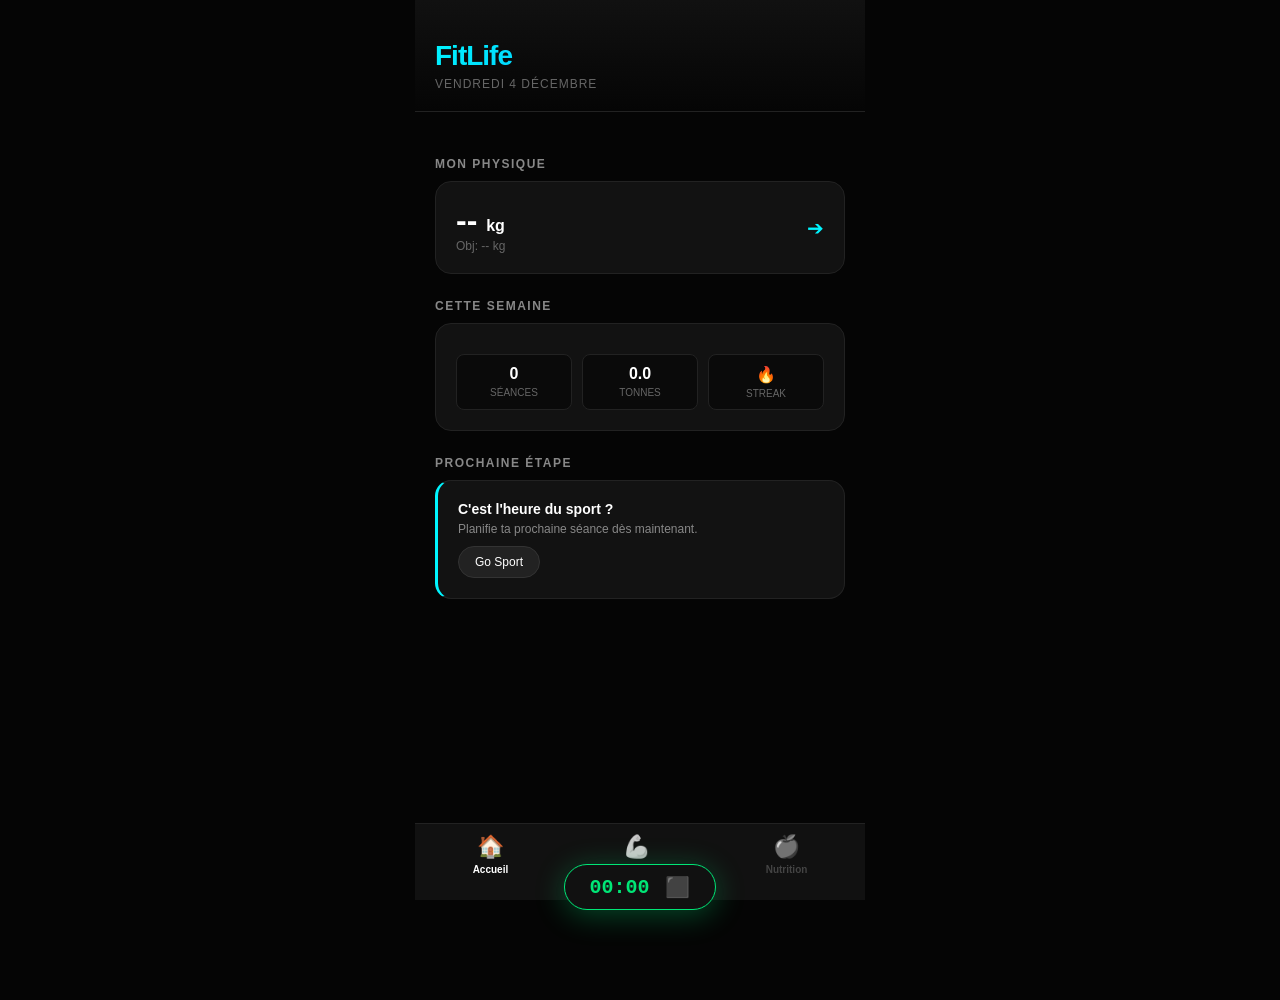
<file: index.html>
<!DOCTYPE html>
<html lang="fr">
<head>
    <meta charset="UTF-8">
    <meta name="viewport" content="width=device-width, initial-scale=1.0, maximum-scale=1.0, user-scalable=no">
    <title>FitLife Ultimate</title>
    <link rel="stylesheet" href="style.css">
</head>
<body>

<div class="app-container">

    <div class="header">
        <h1>FitLife</h1>
        <div class="header-subtitle" id="currentDateStr">...</div>
    </div>

    <div id="home" class="page active">
        
        <div class="section-title">Mon Physique</div>
        <div class="card weight-summary" onclick="openWeightModal()">
            <div>
                <div class="weight-big"><span id="dashWeight">--</span> <span style="font-size:16px">kg</span></div>
                <div class="weight-goal-mini">Obj: <span id="dashTarget">--</span> kg</div>
            </div>
            <div class="weight-arrow">➔</div>
        </div>

        <div class="section-title">Cette Semaine</div>
        <div class="card">
            <div class="stats-grid">
                <div class="stat-box">
                    <span class="stat-num" id="dashSessions">0</span>
                    <span class="stat-lbl">Séances</span>
                </div>
                <div class="stat-box">
                    <span class="stat-num" id="dashVol">0</span>
                    <span class="stat-lbl">Tonnes</span>
                </div>
                <div class="stat-box">
                    <span class="stat-num" style="color:#ff9500">🔥</span>
                    <span class="stat-lbl">Streak</span>
                </div>
            </div>
        </div>

        <div class="section-title">Prochaine étape</div>
        <div class="card" style="border-left: 3px solid #00f5ff;">
            <div style="font-size:14px; font-weight:700; margin-bottom:5px;">C'est l'heure du sport ?</div>
            <p style="font-size:12px; color:#888; margin-bottom:10px;">Planifie ta prochaine séance dès maintenant.</p>
            <button onclick="navTo('sport')" style="background:#222; color:#fff; border:1px solid #333; padding:8px 16px; border-radius:20px; font-size:12px;">Go Sport</button>
        </div>
    </div>

    <div id="sport" class="page">
        
        <div class="calendar-strip" id="calStrip"></div>

        <div class="workout-header">
            <h2 style="font-size:20px;" id="selectedDateTitle">Aujourd'hui</h2>
            <button class="btn-add-main" onclick="openAddModal()">+ Exercice</button>
        </div>

        <div id="workoutList" style="padding-bottom:50px;"></div>
        
    </div>

    <div id="nutrition" class="page">
        <div style="text-align:center; padding:60px 20px; color:#444;">
            <h2>🍎 Nutrition</h2>
            <p>Module en construction...</p>
        </div>
    </div>

    <div class="modal-overlay" id="addModal">
        <div class="modal-header">
            <h3 style="color:#fff;">Ajouter Exercice</h3>
            <button onclick="closeAddModal()" style="background:none; border:none; color:#fff; font-size:24px;">✕</button>
        </div>
        
        <div class="modal-body">
            <div class="location-toggle">
                <button class="loc-btn active gym" onclick="switchLoc('gym')">🏢 Salle</button>
                <button class="loc-btn home" onclick="switchLoc('home')">🏠 Maison</button>
            </div>

            <div id="exoLibraryList"></div>

            <div class="exo-add-custom" onclick="addCustomExo()">
                + Créer un exercice personnalisé
            </div>
        </div>

        <div class="config-panel" id="configPanel" style="display:none;">
            <h4 id="configExoName" style="color:#00f5ff; margin-bottom:15px;">...</h4>
            <div class="row-inputs">
                <div class="input-grp">
                    <label>Séries</label>
                    <input type="number" id="confSets" class="dark-input" value="4">
                </div>
                <div class="input-grp">
                    <label>Reps</label>
                    <input type="number" id="confReps" class="dark-input" value="10">
                </div>
                <div class="input-grp">
                    <label>Poids (kg)</label>
                    <input type="number" id="confWeight" class="dark-input" placeholder="0">
                </div>
            </div>
            <button onclick="confirmAddExo()" style="width:100%; background:#fff; color:#000; font-weight:800; padding:15px; border:none; border-radius:8px;">AJOUTER À LA SÉANCE</button>
        </div>
    </div>

    <div class="weight-modal" id="weightModal">
        <div class="wm-header">
            <h2>Suivi Poids</h2>
            <button class="wm-close" onclick="closeWeightModal()">✕</button>
        </div>

        <div class="weight-input-area">
            <input type="number" id="inputWeight" class="weight-main-input" placeholder="00.0">
            <div style="color:#666; margin-top:10px;">kg - Actuel</div>
        </div>

        <div class="weight-target-area">
            <div>
                <div style="font-size:12px; color:#888;">OBJECTIF</div>
                <input type="number" id="inputTarget" style="background:none; border:none; color:#fff; font-weight:700; width:60px;" placeholder="00.0"> kg
            </div>
            <div style="text-align:right;">
                <div style="font-size:12px; color:#888;">IMC Calculé</div>
                <div style="color:#00f5ff; font-weight:700;" id="bmiDisplay">--</div>
            </div>
        </div>

        <div style="background:#111; padding:15px; border-radius:12px;">
            <div style="display:flex; justify-content:space-between; font-size:12px; color:#ccc;">
                <span>Progression</span>
                <span id="progText">0%</span>
            </div>
            <div class="progress-bar-bg">
                <div class="progress-bar-fill" id="progBar"></div>
            </div>
        </div>

        <button onclick="saveWeightData()" style="width:100%; margin-top:40px; background:#00f5ff; padding:15px; border:none; border-radius:12px; font-weight:800;">SAUVEGARDER</button>
    </div>

    <div class="timer-float" id="timerFloat">
        <span class="tf-time" id="timerDisplay">00:00</span>
        <button class="tf-btn" onclick="resetTimer()">⬛</button>
    </div>

    <div class="bottom-nav">
        <button class="nav-item active" onclick="navTo('home')">
            <span class="nav-icon">🏠</span>
            <span class="nav-label">Accueil</span>
        </button>
        <button class="nav-item" onclick="navTo('sport')">
            <span class="nav-icon">💪</span>
            <span class="nav-label">Sport</span>
        </button>
        <button class="nav-item" onclick="navTo('nutrition')">
            <span class="nav-icon">🍎</span>
            <span class="nav-label">Nutrition</span>
        </button>
    </div>

</div>

<script>
/* ============================================
   BASE DE DONNÉES EXERCICES
   ============================================ */
const defaultExercises = [
    // PECS
    { name: "Développé Couché Barre", cat: "Pecs", type: "gym" },
    { name: "Développé Haltères", cat: "Pecs", type: "gym" },
    { name: "Pompes", cat: "Pecs", type: "home" },
    { name: "Pompes Diamant", cat: "Pecs", type: "home" },
    { name: "Ecarté Poulie", cat: "Pecs", type: "gym" },
    
    // DOS
    { name: "Tractions", cat: "Dos", type: "gym" },
    { name: "Tractions (Barre porte)", cat: "Dos", type: "home" },
    { name: "Rowing Barre", cat: "Dos", type: "gym" },
    { name: "Rowing Haltère", cat: "Dos", type: "home" },
    { name: "Tirage Poitrine", cat: "Dos", type: "gym" },
    
    // JAMBES
    { name: "Squat Barre", cat: "Jambes", type: "gym" },
    { name: "Squat Goblet", cat: "Jambes", type: "home" },
    { name: "Fentes", cat: "Jambes", type: "home" },
    { name: "Presse à cuisses", cat: "Jambes", type: "gym" },
    { name: "Leg Extension", cat: "Jambes", type: "gym" },
    
    // EPAULES
    { name: "Développé Militaire", cat: "Epaules", type: "gym" },
    { name: "Elévations Latérales", cat: "Epaules", type: "home" },
    
    // BRAS
    { name: "Curl Barre", cat: "Bras", type: "gym" },
    { name: "Curl Haltères", cat: "Bras", type: "home" },
    { name: "Dips Banc", cat: "Bras", type: "home" },
    { name: "Extension Poulie", cat: "Bras", type: "gym" }
];

// --- STATE ---
let appData = JSON.parse(localStorage.getItem('fitUltimateDB')) || {};
let weightData = JSON.parse(localStorage.getItem('fitUltimateWeight')) || { current: 0, target: 0 };
let customExos = JSON.parse(localStorage.getItem('fitUltimateCustomExos')) || [];
let selectedDateKey = new Date().toISOString().split('T')[0];
let currentLoc = 'gym'; // gym ou home
let selectedExoName = ""; // Exo en cours d'ajout
let timerInterval = null;
let timerSecs = 0;

// --- INIT ---
document.addEventListener('DOMContentLoaded', () => {
    renderCalendarStrip();
    renderWorkoutList();
    updateDashboard();
    updateWeightUI();
    
    // Date header
    document.getElementById('currentDateStr').innerText = new Date().toLocaleDateString('fr-FR', {weekday:'long', day:'numeric', month:'long'});
});

// --- NAVIGATION ---
function navTo(pageId) {
    document.querySelectorAll('.page').forEach(p => p.classList.remove('active'));
    document.getElementById(pageId).classList.add('active');
    
    const btns = document.querySelectorAll('.nav-item');
    btns.forEach(b => b.classList.remove('active'));
    if(pageId === 'home') btns[0].classList.add('active');
    if(pageId === 'sport') btns[1].classList.add('active');
    if(pageId === 'nutrition') btns[2].classList.add('active');

    if(pageId === 'home') updateDashboard();
}

// --- LOGIQUE SPORT ---

function renderCalendarStrip() {
    const strip = document.getElementById('calStrip');
    strip.innerHTML = '';
    const today = new Date();
    
    // Affiche 14 jours (7 avant, 7 après)
    for(let i=-7; i<=7; i++) {
        const d = new Date();
        d.setDate(today.getDate() + i);
        const key = d.toISOString().split('T')[0];
        const dayName = d.toLocaleDateString('fr-FR', {weekday:'short'});
        const dayNum = d.getDate();
        
        // Vérif si donnée existe
        const hasData = appData[key] && appData[key].exercises.length > 0;
        
        const el = document.createElement('div');
        el.className = `cal-day-item ${key === selectedDateKey ? 'active' : ''}`;
        el.innerHTML = `
            <span class="cal-name">${dayName}</span>
            <span class="cal-num">${dayNum}</span>
            ${hasData ? '<div class="has-dot"></div>' : ''}
        `;
        el.onclick = () => {
            selectedDateKey = key;
            renderCalendarStrip();
            renderWorkoutList();
        };
        strip.appendChild(el);
    }
    
    // Titre date
    const niceDate = new Date(selectedDateKey).toLocaleDateString('fr-FR', {weekday:'long', day:'numeric', month:'long'});
    document.getElementById('selectedDateTitle').innerText = keyIsToday(selectedDateKey) ? "Aujourd'hui" : niceDate;
}

function keyIsToday(key) {
    return key === new Date().toISOString().split('T')[0];
}

function renderWorkoutList() {
    const list = document.getElementById('workoutList');
    list.innerHTML = '';
    
    const dayData = appData[selectedDateKey];
    if(!dayData || !dayData.exercises || dayData.exercises.length === 0) {
        list.innerHTML = `
            <div style="text-align:center; color:#666; margin-top:40px;">
                <div style="font-size:40px; margin-bottom:10px;">💤</div>
                <p>Aucune séance prévue.</p>
                <p style="font-size:12px;">Clique sur "+ Exercice" pour planifier.</p>
            </div>`;
        return;
    }
    
    dayData.exercises.forEach((ex, exIdx) => {
        // Création HTML des séries
        let setsHtml = '';
        for(let i=0; i<ex.sets; i++) {
            const isChecked = ex.done && ex.done[i] === true;
            setsHtml += `
                <div class="set-row">
                    <div class="set-info">Série ${i+1} &nbsp;•&nbsp; ${ex.reps} reps &nbsp;•&nbsp; ${ex.weight}kg</div>
                    <div class="set-check ${isChecked ? 'checked' : ''}" onclick="toggleSet('${selectedDateKey}', ${exIdx}, ${i})">
                        ${isChecked ? '✓' : ''}
                    </div>
                </div>
            `;
        }
        
        const div = document.createElement('div');
        div.className = `exercise-card ${ex.loc || 'gym'}`;
        div.innerHTML = `
            <div class="ex-header">
                <span class="ex-name">${ex.name}</span>
                <button onclick="deleteExo('${selectedDateKey}', ${exIdx})" style="background:none; border:none; color:#666;">✕</button>
            </div>
            <div class="sets-container">
                ${setsHtml}
            </div>
        `;
        list.appendChild(div);
    });
}

function toggleSet(dateKey, exIdx, setIdx) {
    const day = appData[dateKey];
    if(!day.exercises[exIdx].done) day.exercises[exIdx].done = [];
    
    const currentVal = day.exercises[exIdx].done[setIdx];
    day.exercises[exIdx].done[setIdx] = !currentVal;
    
    saveData();
    renderWorkoutList();
    
    // Si on vient de cocher (passer à true), lancer le timer
    if(!currentVal === true) {
        startTimer();
    }
}

// --- MODALE AJOUT INTELLIGENTE ---

function openAddModal() {
    document.getElementById('addModal').classList.add('active');
    document.querySelector('.modal-body').style.display = 'block';
    document.getElementById('configPanel').style.display = 'none';
    switchLoc(currentLoc); // Re-render list
}

function closeAddModal() {
    document.getElementById('addModal').classList.remove('active');
}

function switchLoc(loc) {
    currentLoc = loc;
    document.querySelectorAll('.loc-btn').forEach(b => b.classList.remove('active'));
    document.querySelector(`.loc-btn.${loc}`).classList.add('active');
    renderLibrary();
}

function renderLibrary() {
    const container = document.getElementById('exoLibraryList');
    container.innerHTML = '';
    
    // Fusion des exos par défaut et customs
    const allExos = [...defaultExercises, ...customExos];
    
    // Filtre par lieu (Gym ou Home ou les deux si compatible)
    // Simplification: si type == 'home' il apparait en home, etc.
    // On peut aussi dire que 'gym' inclus 'home' exos souvent, mais restons stricts pour la demande utilisateur.
    const filtered = allExos.filter(e => e.type === currentLoc);
    
    // Groupement par catégorie
    const grouped = {};
    filtered.forEach(e => {
        if(!grouped[e.cat]) grouped[e.cat] = [];
        grouped[e.cat].push(e);
    });
    
    // Rendu
    for(const [cat, exos] of Object.entries(grouped)) {
        const catTitle = document.createElement('div');
        catTitle.className = 'category-title';
        catTitle.innerText = cat;
        container.appendChild(catTitle);
        
        exos.forEach(e => {
            const div = document.createElement('div');
            div.className = 'exo-option';
            div.innerText = e.name;
            div.onclick = () => selectExoForConfig(e.name);
            container.appendChild(div);
        });
    }
}

function addCustomExo() {
    const name = prompt("Nom de l'exercice :");
    const cat = prompt("Muscle (Pecs, Dos, Jambes...) :");
    if(name && cat) {
        customExos.push({ name, cat, type: currentLoc });
        localStorage.setItem('fitUltimateCustomExos', JSON.stringify(customExos));
        renderLibrary();
    }
}

function selectExoForConfig(name) {
    selectedExoName = name;
    document.querySelector('.modal-body').style.display = 'none';
    document.getElementById('configPanel').style.display = 'block';
    document.getElementById('configExoName').innerText = name;
}

function confirmAddExo() {
    const sets = parseInt(document.getElementById('confSets').value);
    const reps = parseInt(document.getElementById('confReps').value);
    const weight = parseFloat(document.getElementById('confWeight').value) || 0;
    
    if(!appData[selectedDateKey]) appData[selectedDateKey] = { exercises: [] };
    
    appData[selectedDateKey].exercises.push({
        name: selectedExoName,
        sets, reps, weight,
        loc: currentLoc,
        done: [] // Array de booleans pour les checks
    });
    
    saveData();
    closeAddModal();
    renderWorkoutList();
    renderCalendarStrip(); // Update dot
}

function deleteExo(key, idx) {
    if(confirm('Supprimer ?')) {
        appData[key].exercises.splice(idx, 1);
        saveData();
        renderWorkoutList();
        renderCalendarStrip();
    }
}

// --- POIDS & DEEP DIVE ---

function openWeightModal() {
    document.getElementById('weightModal').classList.add('active');
    document.getElementById('inputWeight').value = weightData.current || '';
    document.getElementById('inputTarget').value = weightData.target || '';
    calcStats();
}

function closeWeightModal() {
    document.getElementById('weightModal').classList.remove('active');
    updateWeightUI(); // Refresh home card
}

function calcStats() {
    const w = parseFloat(document.getElementById('inputWeight').value) || 0;
    const t = parseFloat(document.getElementById('inputTarget').value) || 0;
    
    // Calcul IMC (taille fixe 1.75m pour l'exemple, à améliorer dans un profil)
    const height = 1.75; 
    const bmi = (w / (height * height)).toFixed(1);
    document.getElementById('bmiDisplay').innerText = (w > 0) ? bmi : '--';
    
    // Barre de progression (si on veut perdre du poids par ex)
    // Logique simpliste : diff / total diff. Ici juste une visu stylée
    if(w > 0 && t > 0) {
        // Si target < current (perte)
        let pct = 0;
        if(t < w) pct = 50; // Logique complexe à implémenter avec poids de départ
        else pct = 50; 
        
        // Fake visual progress for demo
        document.getElementById('progBar').style.width = "60%";
        document.getElementById('progText').innerText = "En cours...";
    }
}

function saveWeightData() {
    weightData.current = parseFloat(document.getElementById('inputWeight').value) || 0;
    weightData.target = parseFloat(document.getElementById('inputTarget').value) || 0;
    localStorage.setItem('fitUltimateWeight', JSON.stringify(weightData));
    closeWeightModal();
}

function updateWeightUI() {
    document.getElementById('dashWeight').innerText = weightData.current || '--';
    document.getElementById('dashTarget').innerText = weightData.target || '--';
}

// --- TIMER ---
function startTimer() {
    const el = document.getElementById('timerFloat');
    el.classList.add('active');
    timerSecs = 0;
    clearInterval(timerInterval);
    timerInterval = setInterval(() => {
        timerSecs++;
        const m = Math.floor(timerSecs/60).toString().padStart(2,'0');
        const s = (timerSecs%60).toString().padStart(2,'0');
        document.getElementById('timerDisplay').innerText = `${m}:${s}`;
    }, 1000);
}

function resetTimer() {
    clearInterval(timerInterval);
    document.getElementById('timerFloat').classList.remove('active');
}

// --- DASHBOARD UPDATE ---
function updateDashboard() {
    // Calcul sommaire
    let sessionCount = 0;
    let totalVol = 0;
    
    Object.values(appData).forEach(day => {
        if(day.exercises.length > 0) {
            sessionCount++; // Compte toutes les séances de l'historique
            day.exercises.forEach(e => totalVol += (e.sets * e.reps * e.weight));
        }
    });
    
    document.getElementById('dashSessions').innerText = sessionCount;
    document.getElementById('dashVol').innerText = (totalVol/1000).toFixed(1);
}

function saveData() {
    localStorage.setItem('fitUltimateDB', JSON.stringify(appData));
}

</script>
</body>
</html>
</file>
<file: style.css>
/* ========================================= */
/* BASE & RESET                              */
/* ========================================= */
* { margin: 0; padding: 0; box-sizing: border-box; -webkit-tap-highlight-color: transparent; }

body {
    font-family: -apple-system, BlinkMacSystemFont, 'Segoe UI', Roboto, sans-serif;
    background: #050505; /* Noir plus profond */
    color: #ffffff;
    min-height: 100vh;
    padding-bottom: 100px;
    overflow-x: hidden;
}

.app-container {
    max-width: 450px;
    margin: 0 auto;
    background: #050505;
    min-height: 100vh;
    position: relative;
}

/* ========================================= */
/* HEADER                                    */
/* ========================================= */
.header {
    padding: 40px 20px 20px;
    background: linear-gradient(180deg, #111 0%, #050505 100%);
    position: sticky; top: 0; z-index: 50;
    border-bottom: 1px solid #222;
}
.header h1 {
    font-size: 28px; font-weight: 900; letter-spacing: -1px;
    background: linear-gradient(135deg, #00f5ff 0%, #0080ff 100%);
    -webkit-background-clip: text; background-clip: text; -webkit-text-fill-color: transparent;
}
.header-subtitle { font-size: 12px; color: #666; text-transform: uppercase; letter-spacing: 1px; margin-top: 5px; }

/* ========================================= */
/* PAGE ACCUEIL (DASHBOARD ÉPURÉ)            */
/* ========================================= */
.page { display: none; padding: 20px; animation: fadeIn 0.3s ease; }
.page.active { display: block; }
@keyframes fadeIn { from { opacity: 0; transform: translateY(10px); } to { opacity: 1; transform: translateY(0); } }

.section-title {
    font-size: 12px; color: #888; text-transform: uppercase; letter-spacing: 1.5px;
    margin: 25px 0 10px; font-weight: 700;
}

.card {
    background: #121212; border: 1px solid #222; border-radius: 16px; padding: 20px; margin-bottom: 15px;
    position: relative; overflow: hidden;
}

/* Widget Poids Accueil */
.weight-summary { display: flex; justify-content: space-between; align-items: center; cursor: pointer; }
.weight-big { font-size: 32px; font-weight: 800; color: #fff; }
.weight-goal-mini { font-size: 12px; color: #666; }
.weight-arrow { color: #00f5ff; font-size: 20px; }

/* Stats Grid */
.stats-grid { display: grid; grid-template-columns: repeat(3, 1fr); gap: 10px; margin-top: 10px; }
.stat-box { background: #0a0a0a; padding: 10px; border-radius: 8px; text-align: center; border: 1px solid #222; }
.stat-num { font-size: 16px; font-weight: 700; color: #fff; display: block; }
.stat-lbl { font-size: 10px; color: #666; text-transform: uppercase; margin-top: 4px; display: block; }

/* ========================================= */
/* PAGE SPORT (CALENDRIER & EXÉCUTION)       */
/* ========================================= */
/* Calendrier compact */
.calendar-strip {
    display: flex; overflow-x: auto; gap: 8px; padding-bottom: 10px; margin-bottom: 20px;
    -webkit-overflow-scrolling: touch; scrollbar-width: none;
}
.cal-day-item {
    min-width: 50px; height: 70px; background: #121212; border: 1px solid #222; border-radius: 12px;
    display: flex; flex-direction: column; align-items: center; justify-content: center; cursor: pointer;
    transition: 0.2s; flex-shrink: 0;
}
.cal-day-item.active { background: #00f5ff; border-color: #00f5ff; }
.cal-day-item.active .cal-num, .cal-day-item.active .cal-name { color: #000; }
.cal-name { font-size: 10px; color: #666; text-transform: uppercase; margin-bottom: 4px; }
.cal-num { font-size: 18px; font-weight: 700; color: #fff; }
.has-dot { width: 4px; height: 4px; background: #ff00c8; border-radius: 50%; margin-top: 4px; }

/* Liste Exercices (Mode Exécution) */
.workout-header { display: flex; justify-content: space-between; align-items: center; margin-bottom: 15px; }
.btn-add-main {
    background: linear-gradient(135deg, #00f5ff 0%, #0080ff 100%);
    border: none; color: #000; font-weight: 700; padding: 10px 20px; border-radius: 30px;
    box-shadow: 0 4px 15px rgba(0, 245, 255, 0.3); cursor: pointer; display: flex; align-items: center; gap: 5px;
}

.exercise-card {
    background: #161616; border-radius: 12px; padding: 15px; margin-bottom: 12px; border: 1px solid #2a2a2a;
}
.exercise-card.gym { border-left: 3px solid #00BFFF; }
.exercise-card.home { border-left: 3px solid #FF00C8; }

.ex-header { display: flex; justify-content: space-between; margin-bottom: 10px; }
.ex-name { font-weight: 700; font-size: 16px; }
.ex-opt { color: #666; font-size: 12px; }

/* Grille des séries (Checkboxes) */
.sets-container { display: flex; flex-direction: column; gap: 8px; }
.set-row {
    display: flex; align-items: center; justify-content: space-between;
    background: #0a0a0a; padding: 8px 12px; border-radius: 8px; border: 1px solid #222;
}
.set-info { font-size: 13px; color: #ccc; font-family: monospace; }
.set-check {
    width: 24px; height: 24px; border-radius: 6px; border: 2px solid #444;
    display: flex; align-items: center; justify-content: center; cursor: pointer; transition: 0.2s;
}
.set-check.checked { background: #00e676; border-color: #00e676; color: #000; font-weight: bold; }

/* ========================================= */
/* MODALE AJOUT EXERCICE (CATÉGORISÉE)       */
/* ========================================= */
.modal-overlay {
    position: fixed; top: 0; left: 0; width: 100%; height: 100%; background: rgba(0,0,0,0.95); z-index: 200;
    display: none; flex-direction: column;
}
.modal-overlay.active { display: flex; }

.modal-header { padding: 20px; background: #111; border-bottom: 1px solid #222; display: flex; justify-content: space-between; align-items: center; }
.modal-body { flex: 1; overflow-y: auto; padding: 20px; }

/* Toggle Salle/Maison */
.location-toggle {
    display: flex; background: #222; border-radius: 8px; padding: 4px; margin-bottom: 20px;
}
.loc-btn {
    flex: 1; background: none; border: none; color: #666; padding: 10px; font-weight: 600; border-radius: 6px; transition: 0.2s;
}
.loc-btn.active.gym { background: #00BFFF; color: #000; }
.loc-btn.active.home { background: #FF00C8; color: #fff; }

/* Liste Exercices Triée */
.category-title { color: #666; font-size: 11px; text-transform: uppercase; margin: 15px 0 8px; font-weight: 700; border-bottom: 1px solid #222; padding-bottom: 4px; }
.exo-option {
    padding: 12px; background: #1a1a1a; border-radius: 8px; margin-bottom: 6px; border: 1px solid #333; cursor: pointer;
    display: flex; justify-content: space-between; align-items: center;
}
.exo-option:hover { border-color: #666; }
.exo-add-custom {
    text-align: center; padding: 15px; border: 2px dashed #333; border-radius: 8px; color: #888; margin-top: 20px; cursor: pointer;
}

/* Paramètres Série (Step 2) */
.config-panel { background: #161616; padding: 20px; border-top: 1px solid #333; }
.row-inputs { display: flex; gap: 10px; margin-bottom: 15px; }
.input-grp { flex: 1; }
.input-grp label { font-size: 10px; color: #888; text-transform: uppercase; display: block; margin-bottom: 5px; }
.dark-input { width: 100%; background: #000; border: 1px solid #333; color: #fff; padding: 10px; border-radius: 6px; font-size: 16px; text-align: center; }

/* ========================================= */
/* POPUP POIDS (DETAIL)                      */
/* ========================================= */
.weight-modal {
    position: fixed; top: 0; left: 0; width: 100%; height: 100%; background: #000; z-index: 300;
    display: none; padding: 20px; overflow-y: auto;
}
.weight-modal.active { display: block; }
.wm-header { display: flex; justify-content: space-between; margin-bottom: 30px; }
.wm-close { font-size: 24px; color: #fff; background: none; border: none; }

.weight-input-area { text-align: center; margin-bottom: 40px; }
.weight-main-input { 
    background: none; border: none; border-bottom: 2px solid #333; 
    color: #fff; font-size: 48px; font-weight: 800; width: 120px; text-align: center;
}
.weight-target-area { background: #111; padding: 15px; border-radius: 12px; margin-bottom: 20px; display: flex; align-items: center; justify-content: space-between; }

.progress-bar-bg { height: 8px; background: #222; border-radius: 4px; overflow: hidden; margin-top: 10px; }
.progress-bar-fill { height: 100%; background: linear-gradient(90deg, #00f5ff, #00e676); width: 0%; transition: 1s; }

/* ========================================= */
/* TIMER FLOTTANT                            */
/* ========================================= */
.timer-float {
    position: fixed; bottom: 90px; left: 50%; transform: translateX(-50%) translateY(100px);
    background: #111; border: 1px solid #00e676; border-radius: 40px;
    padding: 10px 25px; display: flex; align-items: center; gap: 15px;
    box-shadow: 0 5px 30px rgba(0, 230, 118, 0.3); transition: 0.3s; z-index: 999;
}
.timer-float.active { transform: translateX(-50%) translateY(0); }
.tf-time { font-family: monospace; font-size: 20px; font-weight: 700; color: #00e676; }
.tf-btn { background: none; border: none; color: #666; font-size: 20px; }

/* ========================================= */
/* BOTTOM NAV                                */
/* ========================================= */
.bottom-nav {
    position: fixed; bottom: 0; width: 100%; max-width: 450px;
    background: #111; border-top: 1px solid #222;
    display: flex; justify-content: space-around; padding: 10px 0 25px; z-index: 100;
}
.nav-item { background: none; border: none; color: #444; display: flex; flex-direction: column; align-items: center; gap: 4px; }
.nav-item.active { color: #fff; }
.nav-icon { font-size: 22px; filter: grayscale(100%); transition: 0.2s; }
.nav-item.active .nav-icon { filter: none; }
.nav-label { font-size: 10px; font-weight: 600; }

.hidden { display: none !important; }
</file>
<file: test.css>
/* ========================================= */
/* BASE & RESET                              */
/* ========================================= */
* { margin: 0; padding: 0; box-sizing: border-box; -webkit-tap-highlight-color: transparent; }

body {
    font-family: -apple-system, BlinkMacSystemFont, 'Segoe UI', Roboto, sans-serif;
    background: #050505; /* Noir plus profond */
    color: #ffffff;
    min-height: 100vh;
    padding-bottom: 100px;
    overflow-x: hidden;
}

.app-container {
    max-width: 450px;
    margin: 0 auto;
    background: #050505;
    min-height: 100vh;
    position: relative;
}

/* ========================================= */
/* HEADER                                    */
/* ========================================= */
.header {
    padding: 40px 20px 20px;
    background: linear-gradient(180deg, #111 0%, #050505 100%);
    position: sticky; top: 0; z-index: 50;
    border-bottom: 1px solid #222;
}
.header h1 {
    font-size: 28px; font-weight: 900; letter-spacing: -1px;
    background: linear-gradient(135deg, #00f5ff 0%, #0080ff 100%);
    -webkit-background-clip: text; background-clip: text; -webkit-text-fill-color: transparent;
}
.header-subtitle { font-size: 12px; color: #666; text-transform: uppercase; letter-spacing: 1px; margin-top: 5px; }

/* ========================================= */
/* PAGE ACCUEIL (DASHBOARD ÉPURÉ)            */
/* ========================================= */
.page { display: none; padding: 20px; animation: fadeIn 0.3s ease; }
.page.active { display: block; }
@keyframes fadeIn { from { opacity: 0; transform: translateY(10px); } to { opacity: 1; transform: translateY(0); } }

.section-title {
    font-size: 12px; color: #888; text-transform: uppercase; letter-spacing: 1.5px;
    margin: 25px 0 10px; font-weight: 700;
}

.card {
    background: #121212; border: 1px solid #222; border-radius: 16px; padding: 20px; margin-bottom: 15px;
    position: relative; overflow: hidden;
}

/* Widget Poids Accueil */
.weight-summary { display: flex; justify-content: space-between; align-items: center; cursor: pointer; }
.weight-big { font-size: 32px; font-weight: 800; color: #fff; }
.weight-goal-mini { font-size: 12px; color: #666; }
.weight-arrow { color: #00f5ff; font-size: 20px; }

/* Stats Grid */
.stats-grid { display: grid; grid-template-columns: repeat(3, 1fr); gap: 10px; margin-top: 10px; }
.stat-box { background: #0a0a0a; padding: 10px; border-radius: 8px; text-align: center; border: 1px solid #222; }
.stat-num { font-size: 16px; font-weight: 700; color: #fff; display: block; }
.stat-lbl { font-size: 10px; color: #666; text-transform: uppercase; margin-top: 4px; display: block; }

/* ========================================= */
/* PAGE SPORT (CALENDRIER & EXÉCUTION)       */
/* ========================================= */
/* Calendrier compact */
.calendar-strip {
    display: flex; overflow-x: auto; gap: 8px; padding-bottom: 10px; margin-bottom: 20px;
    -webkit-overflow-scrolling: touch; scrollbar-width: none;
}
.cal-day-item {
    min-width: 50px; height: 70px; background: #121212; border: 1px solid #222; border-radius: 12px;
    display: flex; flex-direction: column; align-items: center; justify-content: center; cursor: pointer;
    transition: 0.2s; flex-shrink: 0;
}
.cal-day-item.active { background: #00f5ff; border-color: #00f5ff; }
.cal-day-item.active .cal-num, .cal-day-item.active .cal-name { color: #000; }
.cal-name { font-size: 10px; color: #666; text-transform: uppercase; margin-bottom: 4px; }
.cal-num { font-size: 18px; font-weight: 700; color: #fff; }
.has-dot { width: 4px; height: 4px; background: #ff00c8; border-radius: 50%; margin-top: 4px; }

/* Liste Exercices (Mode Exécution) */
.workout-header { display: flex; justify-content: space-between; align-items: center; margin-bottom: 15px; }
.btn-add-main {
    background: linear-gradient(135deg, #00f5ff 0%, #0080ff 100%);
    border: none; color: #000; font-weight: 700; padding: 10px 20px; border-radius: 30px;
    box-shadow: 0 4px 15px rgba(0, 245, 255, 0.3); cursor: pointer; display: flex; align-items: center; gap: 5px;
}

.exercise-card {
    background: #161616; border-radius: 12px; padding: 15px; margin-bottom: 12px; border: 1px solid #2a2a2a;
}
.exercise-card.gym { border-left: 3px solid #00BFFF; }
.exercise-card.home { border-left: 3px solid #FF00C8; }

.ex-header { display: flex; justify-content: space-between; margin-bottom: 10px; }
.ex-name { font-weight: 700; font-size: 16px; }
.ex-opt { color: #666; font-size: 12px; }

/* Grille des séries (Checkboxes) */
.sets-container { display: flex; flex-direction: column; gap: 8px; }
.set-row {
    display: flex; align-items: center; justify-content: space-between;
    background: #0a0a0a; padding: 8px 12px; border-radius: 8px; border: 1px solid #222;
}
.set-info { font-size: 13px; color: #ccc; font-family: monospace; }
.set-check {
    width: 24px; height: 24px; border-radius: 6px; border: 2px solid #444;
    display: flex; align-items: center; justify-content: center; cursor: pointer; transition: 0.2s;
}
.set-check.checked { background: #00e676; border-color: #00e676; color: #000; font-weight: bold; }

/* ========================================= */
/* MODALE AJOUT EXERCICE (CATÉGORISÉE)       */
/* ========================================= */
.modal-overlay {
    position: fixed; top: 0; left: 0; width: 100%; height: 100%; background: rgba(0,0,0,0.95); z-index: 200;
    display: none; flex-direction: column;
}
.modal-overlay.active { display: flex; }

.modal-header { padding: 20px; background: #111; border-bottom: 1px solid #222; display: flex; justify-content: space-between; align-items: center; }
.modal-body { flex: 1; overflow-y: auto; padding: 20px; }

/* Toggle Salle/Maison */
.location-toggle {
    display: flex; background: #222; border-radius: 8px; padding: 4px; margin-bottom: 20px;
}
.loc-btn {
    flex: 1; background: none; border: none; color: #666; padding: 10px; font-weight: 600; border-radius: 6px; transition: 0.2s;
}
.loc-btn.active.gym { background: #00BFFF; color: #000; }
.loc-btn.active.home { background: #FF00C8; color: #fff; }

/* Liste Exercices Triée */
.category-title { color: #666; font-size: 11px; text-transform: uppercase; margin: 15px 0 8px; font-weight: 700; border-bottom: 1px solid #222; padding-bottom: 4px; }
.exo-option {
    padding: 12px; background: #1a1a1a; border-radius: 8px; margin-bottom: 6px; border: 1px solid #333; cursor: pointer;
    display: flex; justify-content: space-between; align-items: center;
}
.exo-option:hover { border-color: #666; }
.exo-add-custom {
    text-align: center; padding: 15px; border: 2px dashed #333; border-radius: 8px; color: #888; margin-top: 20px; cursor: pointer;
}

/* Paramètres Série (Step 2) */
.config-panel { background: #161616; padding: 20px; border-top: 1px solid #333; }
.row-inputs { display: flex; gap: 10px; margin-bottom: 15px; }
.input-grp { flex: 1; }
.input-grp label { font-size: 10px; color: #888; text-transform: uppercase; display: block; margin-bottom: 5px; }
.dark-input { width: 100%; background: #000; border: 1px solid #333; color: #fff; padding: 10px; border-radius: 6px; font-size: 16px; text-align: center; }

/* ========================================= */
/* POPUP POIDS (DETAIL)                      */
/* ========================================= */
.weight-modal {
    position: fixed; top: 0; left: 0; width: 100%; height: 100%; background: #000; z-index: 300;
    display: none; padding: 20px; overflow-y: auto;
}
.weight-modal.active { display: block; }
.wm-header { display: flex; justify-content: space-between; margin-bottom: 30px; }
.wm-close { font-size: 24px; color: #fff; background: none; border: none; }

.weight-input-area { text-align: center; margin-bottom: 40px; }
.weight-main-input { 
    background: none; border: none; border-bottom: 2px solid #333; 
    color: #fff; font-size: 48px; font-weight: 800; width: 120px; text-align: center;
}
.weight-target-area { background: #111; padding: 15px; border-radius: 12px; margin-bottom: 20px; display: flex; align-items: center; justify-content: space-between; }

.progress-bar-bg { height: 8px; background: #222; border-radius: 4px; overflow: hidden; margin-top: 10px; }
.progress-bar-fill { height: 100%; background: linear-gradient(90deg, #00f5ff, #00e676); width: 0%; transition: 1s; }

/* ========================================= */
/* TIMER FLOTTANT                            */
/* ========================================= */
.timer-float {
    position: fixed; bottom: 90px; left: 50%; transform: translateX(-50%) translateY(100px);
    background: #111; border: 1px solid #00e676; border-radius: 40px;
    padding: 10px 25px; display: flex; align-items: center; gap: 15px;
    box-shadow: 0 5px 30px rgba(0, 230, 118, 0.3); transition: 0.3s; z-index: 999;
}
.timer-float.active { transform: translateX(-50%) translateY(0); }
.tf-time { font-family: monospace; font-size: 20px; font-weight: 700; color: #00e676; }
.tf-btn { background: none; border: none; color: #666; font-size: 20px; }

/* ========================================= */
/* BOTTOM NAV                                */
/* ========================================= */
.bottom-nav {
    position: fixed; bottom: 0; width: 100%; max-width: 450px;
    background: #111; border-top: 1px solid #222;
    display: flex; justify-content: space-around; padding: 10px 0 25px; z-index: 100;
}
.nav-item { background: none; border: none; color: #444; display: flex; flex-direction: column; align-items: center; gap: 4px; }
.nav-item.active { color: #fff; }
.nav-icon { font-size: 22px; filter: grayscale(100%); transition: 0.2s; }
.nav-item.active .nav-icon { filter: none; }
.nav-label { font-size: 10px; font-weight: 600; }

.hidden { display: none !important; }
</file>
